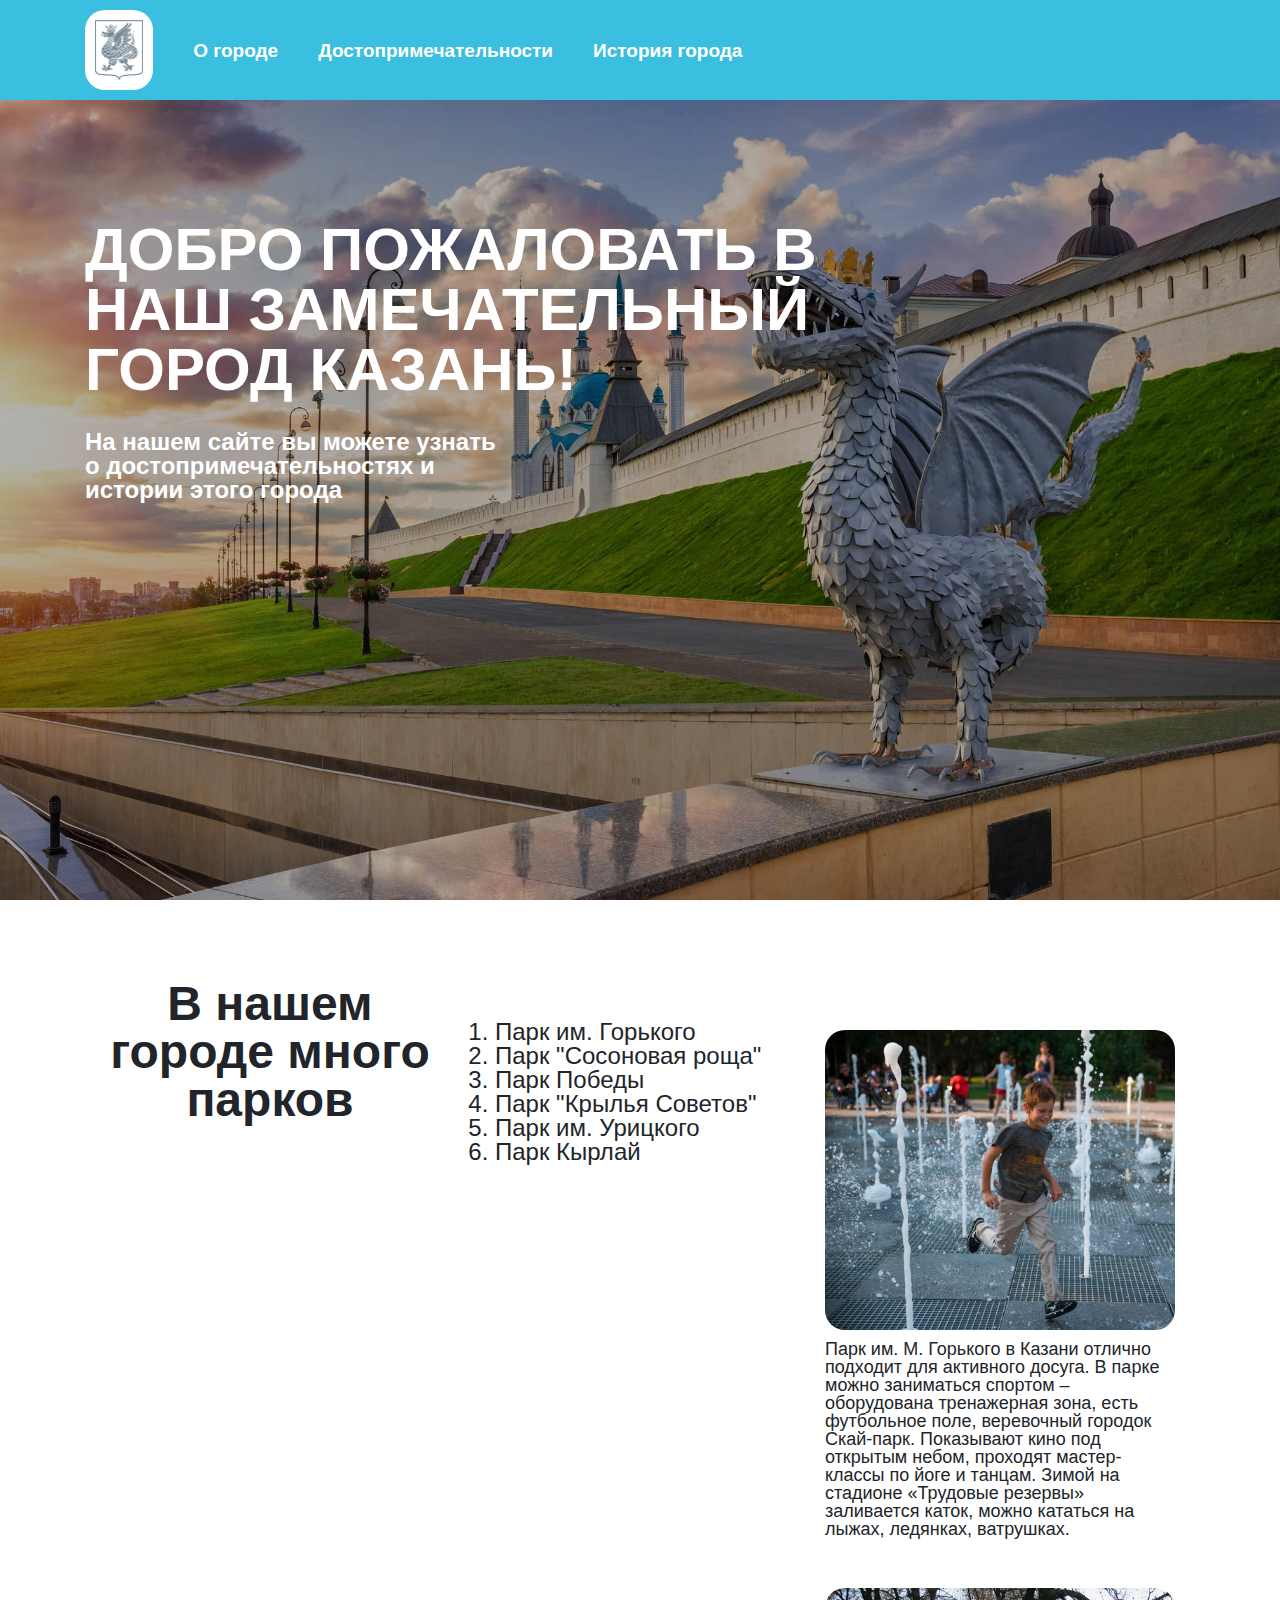
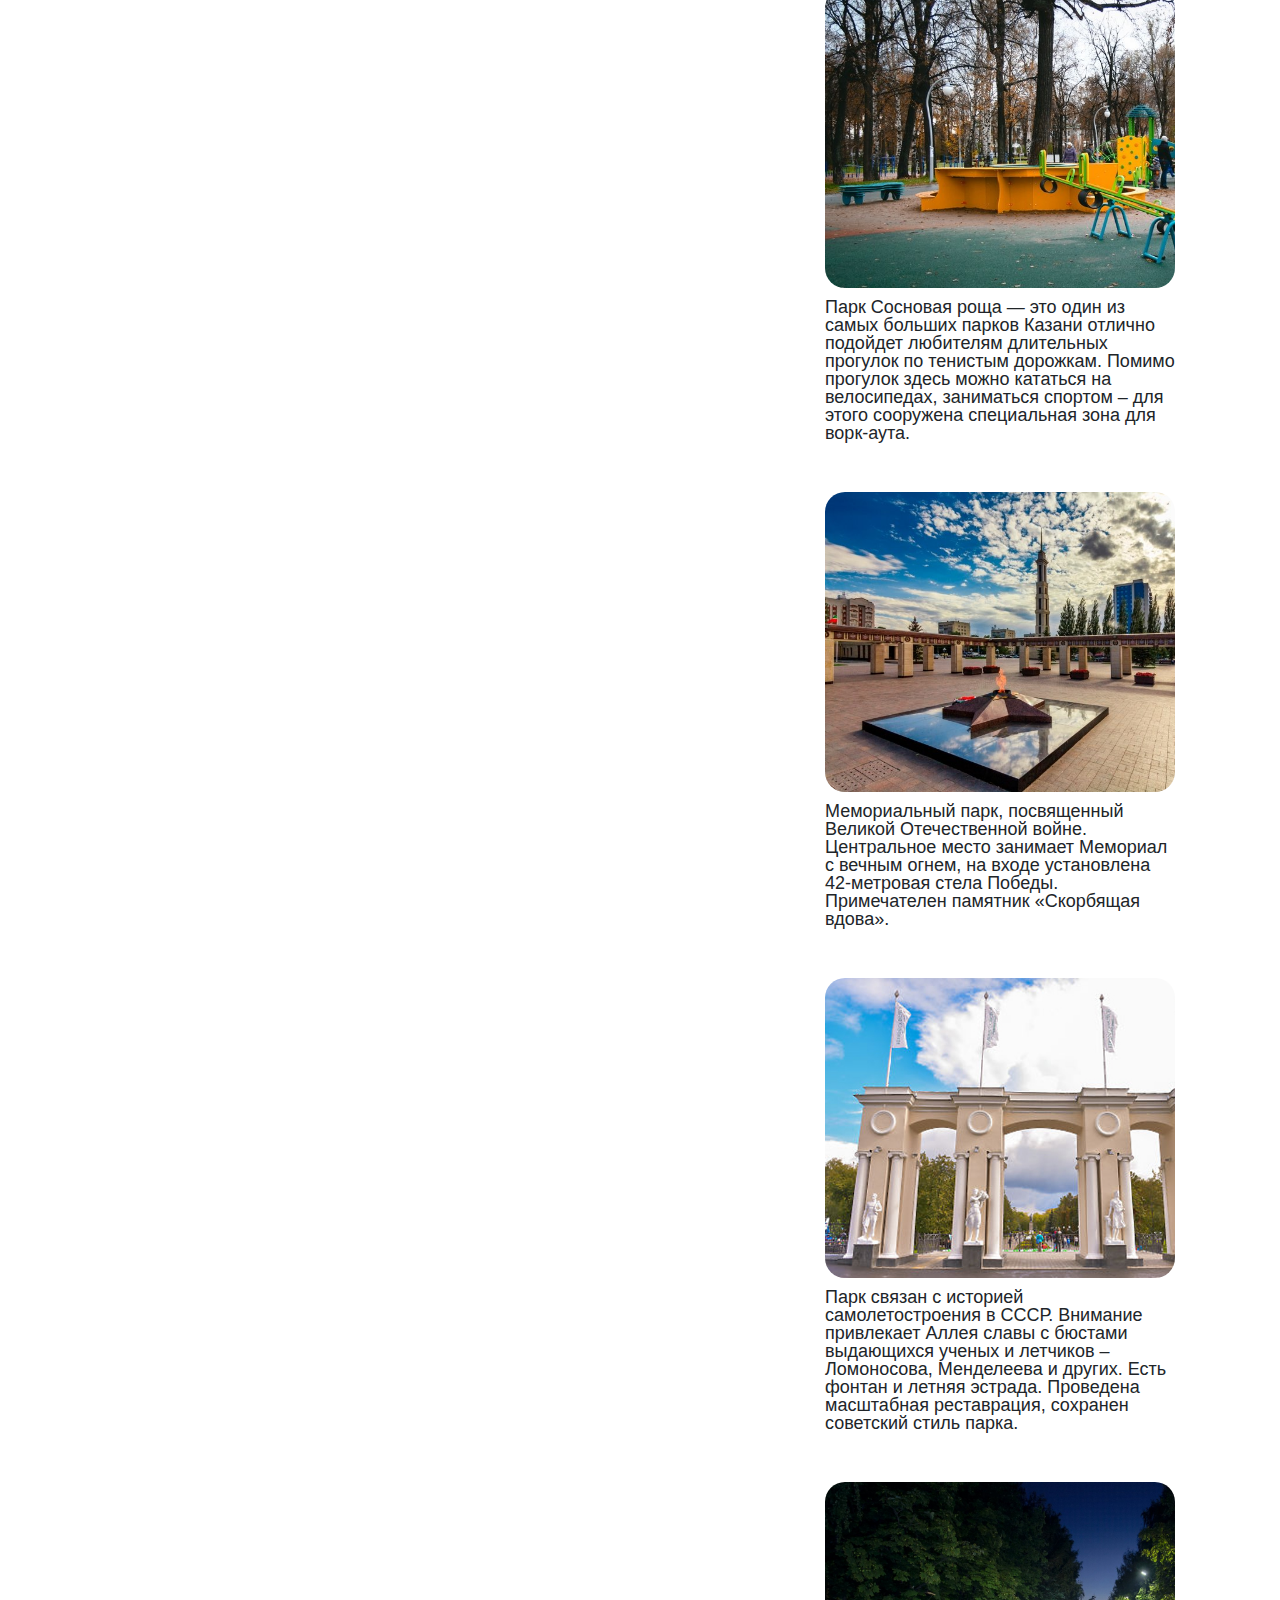
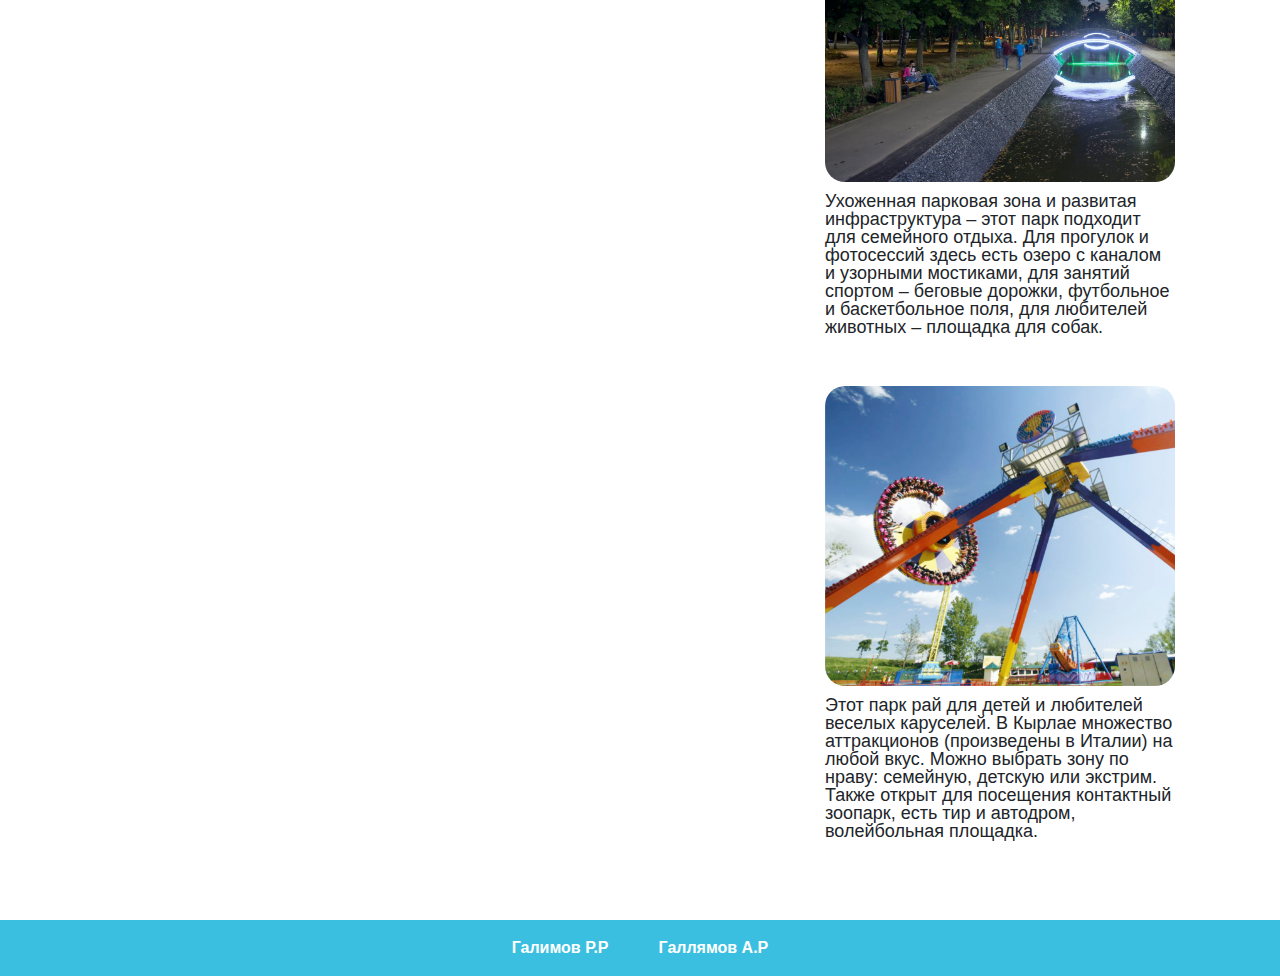
<file: src/index.html>
<!DOCTYPE html>
<html lang="ru">
<head>
	<meta charset="UTF-8">
	<meta name="viewport" content="width=device-width, initial-scale=1.0">
	<title>Город Казань</title>
	<link rel="stylesheet" href="css/layout.css">
	<link rel="stylesheet" href="css/style.css">
</head>
<body>
	<header>
		<div class="container">
			<div class="header__inner">
				<div class="logo">
					<img src="img/botlogo.png" alt="">
				</div>
				<nav>
					<ul>
						<li><a href="index.html">О городе</a></li>
						<li><a href="attraction.html">Достопримечательности</a></li>
						<li><a href="history.html">История города</a></li>
					</ul>
				</nav>
			</div>
		</div>
	</header>
	<section class="intro">
		<div class="container">
			<div class="intro__inner">
				<div class="intro-title">Добро пожаловать в наш замечательный город Казань!</div>
				<div class="intro-subtitlee">На нашем сайте вы можете узнать о достопримечательностях и истории этого города</div>
			</div>
		</div>
	</section>
	<section class="parks">
		<div class="container">
			<div class="parks__inner">
				<div class="parks-title">В нашем городе много парков</div>
				<ol class="parks-list">
					<li>Парк им. Горького</li>
					<li>Парк "Сосоновая роща"</li>
					<li>Парк Победы</li>
					<li>Парк "Крылья Советов"</li>
					<li>Парк им. Урицкого</li>
					<li>Парк Кырлай</li>
				</ol>
				<div class="park-items">
					<div class="park-item">
						<div class="park-img">
							<img src="img/park-1.jpg" alt="">
						</div>
						<div class="park-desc">Парк им. М. Горького в Казани отлично подходит для активного досуга. В парке можно заниматься спортом – оборудована тренажерная зона, есть футбольное поле, веревочный городок Скай-парк. Показывают кино под открытым небом, проходят мастер-классы по йоге и танцам. Зимой на стадионе «Трудовые резервы» заливается каток, можно кататься на лыжах, ледянках, ватрушках.</div>
					</div>
					<div class="park-item">
						<div class="park-img">
							<img src="img/park-2.jpg" alt="">
						</div>
						<div class="park-desc">Парк Сосновая роща — это один из самых больших парков Казани отлично подойдет любителям длительных прогулок по тенистым дорожкам. Помимо прогулок здесь можно кататься на велосипедах, заниматься спортом – для этого сооружена специальная зона для ворк-аута.</div>
					</div>
					<div class="park-item">
						<div class="park-img">
							<img src="img/park-3.jpg" alt="">
						</div>
						<div class="park-desc">Мемориальный парк, посвященный Великой Отечественной войне. Центральное место занимает Мемориал с вечным огнем, на входе установлена 42-метровая стела Победы. Примечателен памятник «Скорбящая вдова».</div>
					</div>
					<div class="park-item">
						<div class="park-img">
							<img src="img/park-4.jpg" alt="">
						</div>
						<div class="park-desc">Парк связан с историей самолетостроения в СССР. Внимание привлекает Аллея славы с бюстами выдающихся ученых и летчиков – Ломоносова, Менделеева и других. Есть фонтан и летняя эстрада. Проведена масштабная реставрация, сохранен советский стиль парка.</div>
					</div>
					<div class="park-item">
						<div class="park-img">
							<img src="img/park-5.jpg" alt="">
						</div>
						<div class="park-desc">Ухоженная парковая зона и развитая инфраструктура – этот парк подходит для семейного отдыха. Для прогулок и фотосессий здесь есть озеро с каналом и узорными мостиками, для занятий спортом – беговые дорожки, футбольное и баскетбольное поля, для любителей животных – площадка для собак.</div>
					</div>
					<div class="park-item">
						<div class="park-img">
							<img src="img/park-6.png" alt="">
						</div>
						<div class="park-desc">Этот парк рай для детей и любителей веселых каруселей. В Кырлае множество аттракционов (произведены в Италии) на любой вкус. Можно выбрать зону по нраву: семейную, детскую или экстрим. Также открыт для посещения контактный зоопарк, есть тир и автодром, волейбольная площадка.</div>
					</div>
				</div>
			</div>
		</div>
	</section>
	<footer>
		<div class="container">
			<div class="flex">
				<div>Галимов Р.Р</div>
				<div>Галлямов А.Р</div>
			</div>
		</div>
	</footer>
</body>
</html>
</file>
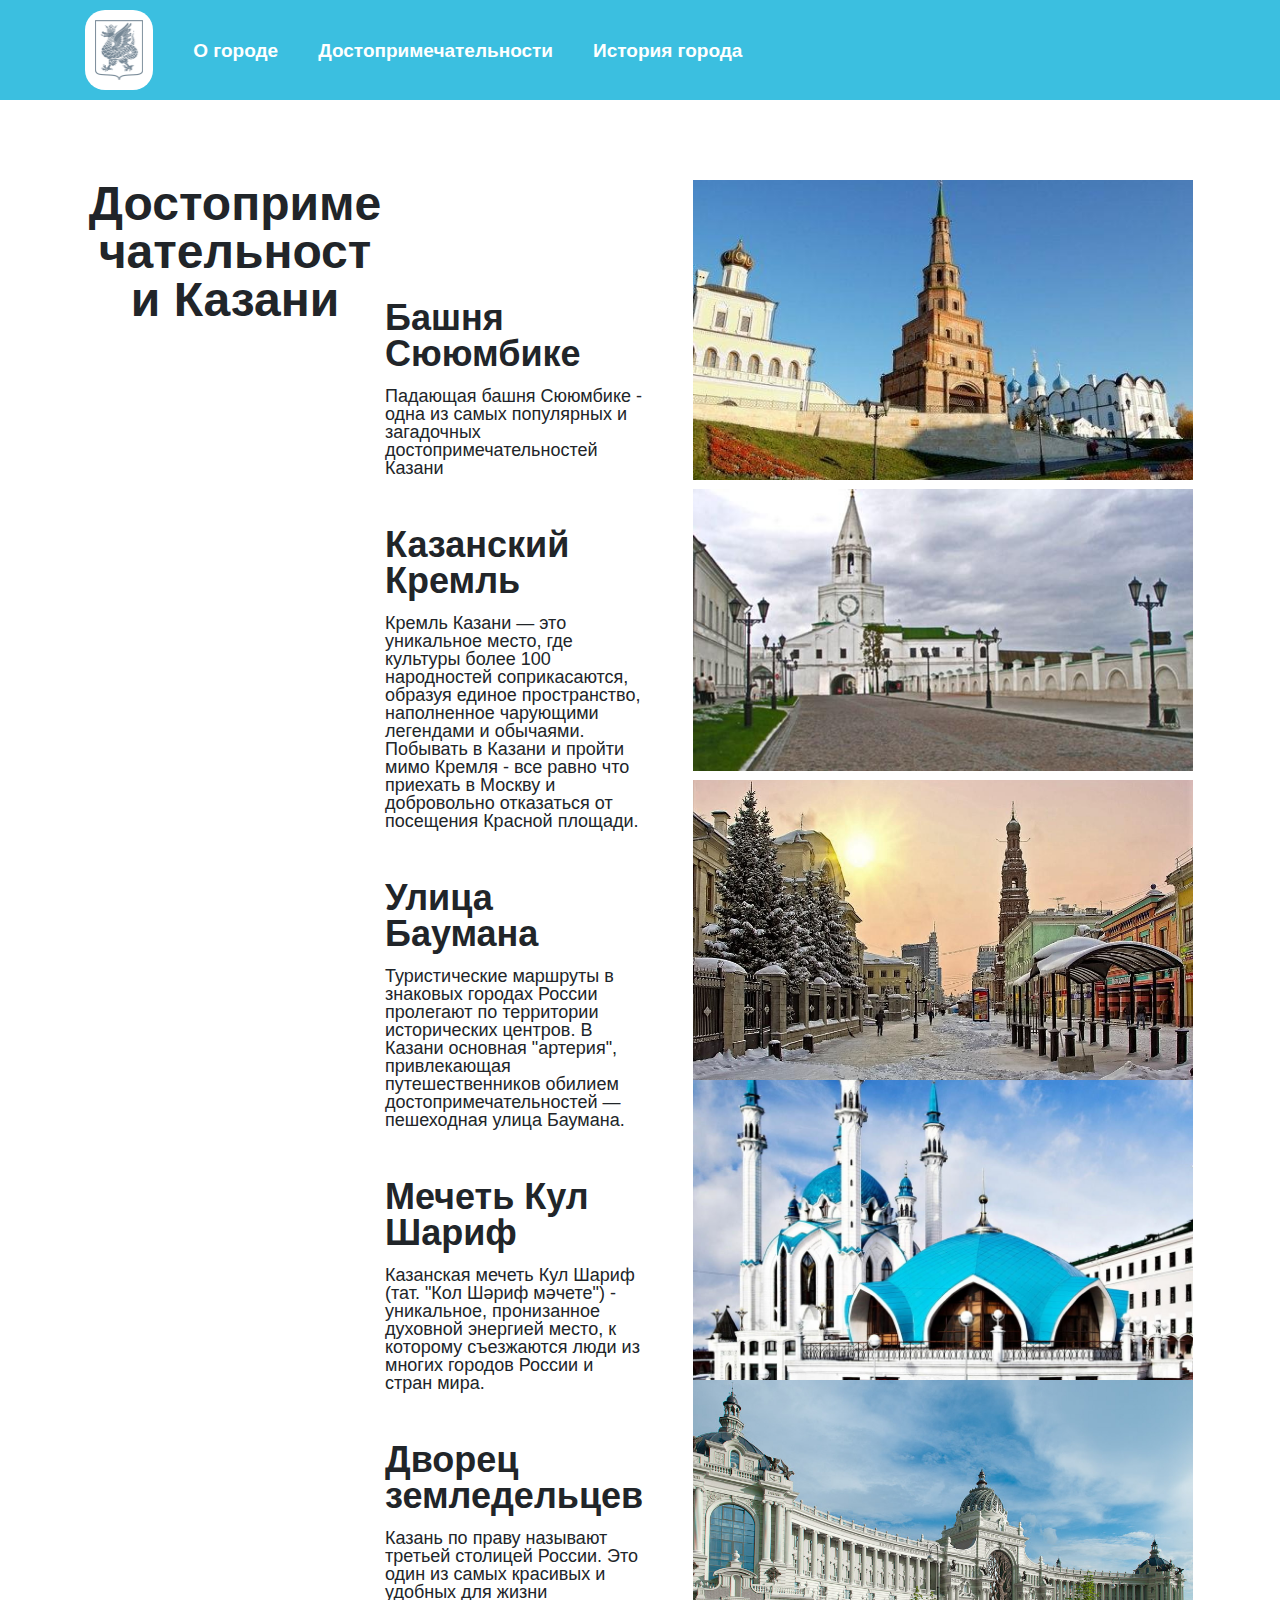
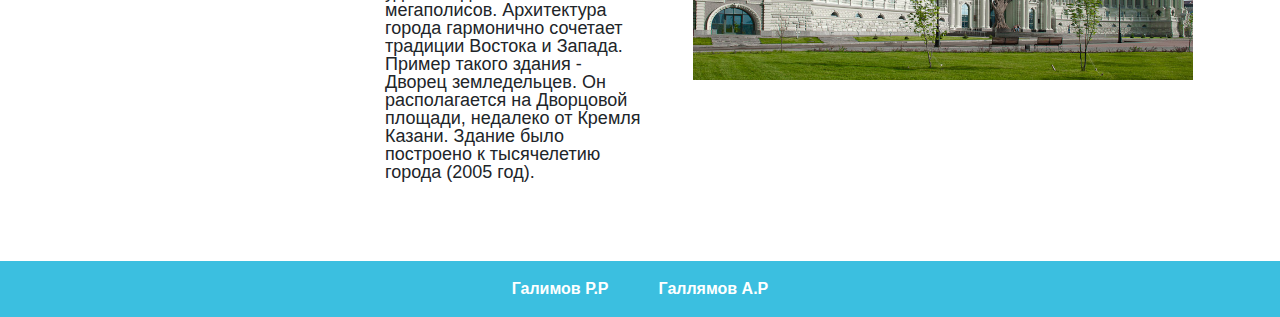
<file: src/attraction.html>
<!DOCTYPE html>
<html lang="ru">
<head>
	<meta charset="UTF-8">
	<meta name="viewport" content="width=device-width, initial-scale=1.0">
	<title>Достопримечательности</title>
	<link rel="stylesheet" href="css/layout.css">
	<link rel="stylesheet" href="css/style.css">
</head>
<body>
	<header>
		<div class="container">
			<div class="header__inner">
				<div class="logo">
					<img src="img/botlogo.png" alt="">
				</div>
				<nav>
					<ul>
						<li><a href="index.html">О городе</a></li>
						<li><a href="attraction.html">Достопримечательности</a></li>
						<li><a href="history.html">История города</a></li>
					</ul>
				</nav>
			</div>
		</div>
	</header>
    <section class="attrs">
        <div class="container">
            <div class="attrs__inner">
                <div class="atrrs-title">Достопримечательности Казани</div>
                <div class="atr-items"> 
                    <div class="atr-item">
                        <div class="atr-content">
                            <div class="atr-name">Башня Сююмбике</div>
                            <div class="atr-desc">Падающая башня Сююмбике - одна из самых популярных и загадочных достопримечательноcтей Казани</div>
                        </div>
                       
                    </div>
                    <div class="atr-item">
                        <div class="atr-content">
                            <div class="atr-name">Казанский Кремль</div>
                            <div class="atr-desc">Кремль Казани — это уникальное место, где культуры более 100 народностей соприкасаются, образуя единое пространство, наполненное чарующими легендами и обычаями. Побывать в Казани и пройти мимо Кремля - все равно что приехать в Москву и добровольно отказаться от посещения Красной площади. </div>
                        </div>
                       
                    </div>
                    <div class="atr-item">
                        <div class="atr-content">
                            <div class="atr-name">Улица Баумана</div>
                            <div class="atr-desc">Туристические маршруты в знаковых городах России пролегают по территории исторических центров. В Казани основная "артерия", привлекающая путешественников обилием достопримечательностей — пешеходная улица Баумана.</div>
                        </div>
                        
                    </div>
                    <div class="atr-item">
                        <div class="atr-content">
                            <div class="atr-name">Мечеть Кул Шариф</div>
                            <div class="atr-desc">Казанская мечеть Кул Шариф (тат. "Кол Шәриф мәчете") - уникальное, пронизанное духовной энергией место, к которому съезжаются люди из многих городов России и стран мира.</div>
                        </div>
                        
                    </div>
                    <div class="atr-item">
                        <div class="atr-content">
                            <div class="atr-name">Дворец земледельцев</div>
                            <div class="atr-desc">Казань по праву называют третьей столицей России. Это один из самых красивых и удобных для жизни мегаполисов. Архитектура города гармонично сочетает традиции Востока и Запада. Пример такого здания - Дворец земледельцев. Он располагается на Дворцовой площади, недалеко от Кремля Казани. Здание было построено к тысячелетию города (2005 год).</div>
                        </div>
                       
                    </div>
                </div>
                <div>
                    <div class="atr-img"><img src="img/atr-1.jpg" alt=""></div>
                    <div class="atr-img"><img src="img/atr-2.jpg" alt=""></div>
                    <div class="atr-img"><img src="img/atr-3.jpg" alt=""></div>
                    <div class="atr-img"><img src="img/atr-4.jpg" alt=""></div>
                    <div class="atr-img"><img src="img/atr-5.jpg" alt=""></div>
                </div>
            </div>
        </div>
    </section>
    <footer>
		<div class="container">
			<div class="flex">
				<div>Галимов Р.Р</div>
				<div>Галлямов А.Р</div>
			</div>
		</div>
	</footer>
</body>
</html>
</file>
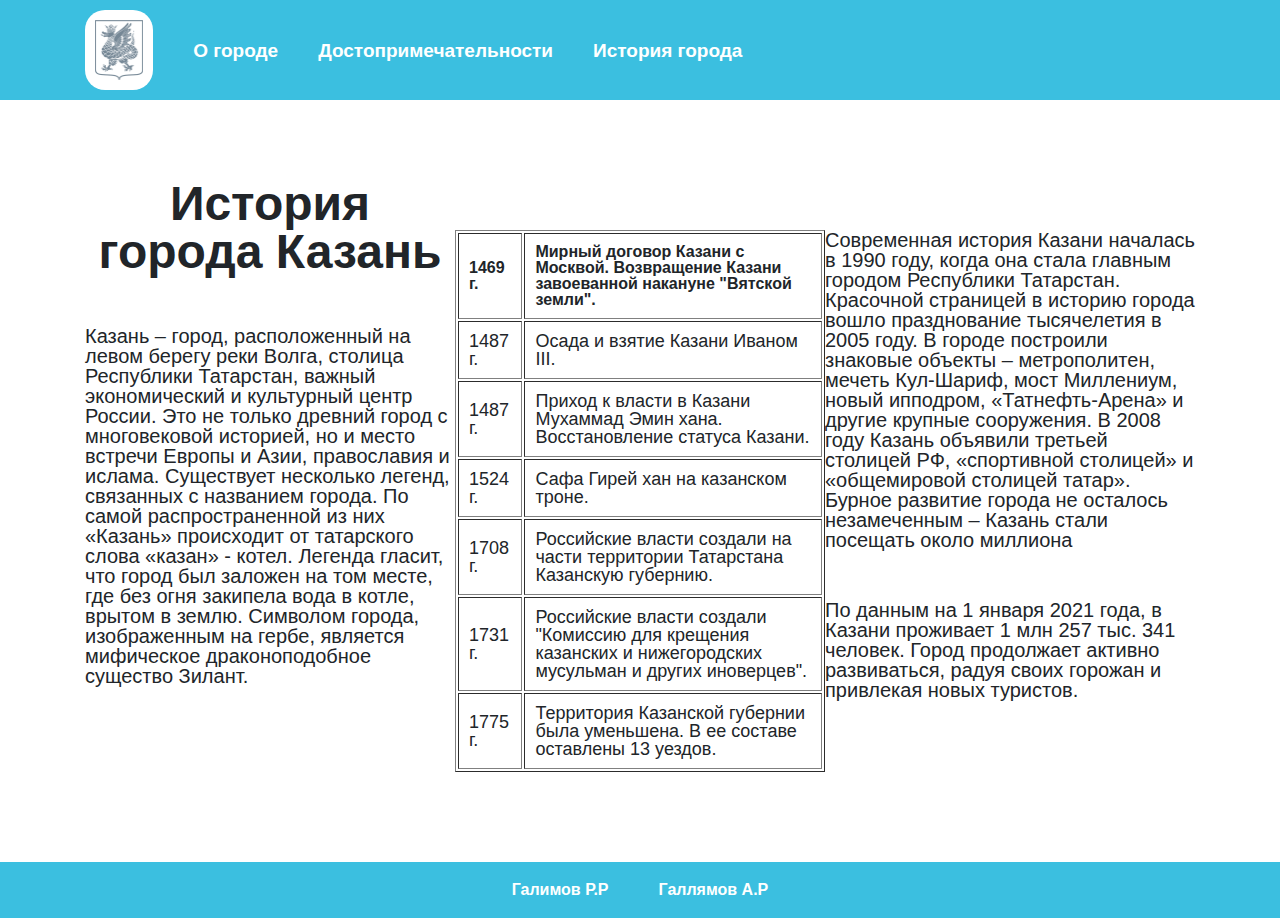
<file: src/history.html>
<!DOCTYPE html>
<html lang="ru">
<head>
	<meta charset="UTF-8">
	<meta name="viewport" content="width=device-width, initial-scale=1.0">
	<title>История Казани</title>
	<link rel="stylesheet" href="css/layout.css">
	<link rel="stylesheet" href="css/style.css">
</head>
<body>
	<header>
		<div class="container">
			<div class="header__inner">
				<div class="logo">
					<img src="img/botlogo.png" alt="">
				</div>
				<nav>
					<ul>
						<li><a href="index.html">О городе</a></li>
						<li><a href="attraction.html">Достопримечательности</a></li>
						<li><a href="history.html">История города</a></li>
					</ul>
				</nav>
			</div>
		</div>
	</header>
	<section class="history">
        <div class="container">
            <div class="history__inner">
                <div>
                  <div class="history-title"> История города Казань</div>
                  <div class="history-text">
                      Казань – город, расположенный на левом берегу реки Волга, столица Республики Татарстан, важный экономический и культурный центр России. Это не только древний город с многовековой историей, но и место встречи Европы и Азии, православия и ислама.
                      Существует несколько легенд, связанных с названием города. По самой распространенной из них «Казань» происходит от татарского слова «казан» - котел. Легенда гласит, что город был заложен на том месте, где без огня закипела вода в котле, врытом в землю. Символом города, изображенным на гербе, является мифическое драконоподобное существо Зилант.
                  </div>
                </div>
                <div>
                  <table border="1" width="100%" cellpadding="10">
                    <tr>
                     <th>1469 г.</th>
                     <th>Мирный договор Казани с Москвой. Возвращение Казани завоеванной накануне "Вятской земли".</th>
                    </tr>
                    <tr>
                     <td>1487 г.</td>
                     <td>Осада и взятие Казани Иваном III.</td>
                   </tr>
                   <tr>
                    <td>1487 г.</td>
                    <td>Приход к власти в Казани Мухаммад Эмин хана. Восстановление статуса Казани.</td>
                  </tr>
                  <tr>
                    <td>1524 г.</td>
                    <td> Сафа Гирей хан на казанском троне.</td>
                  </tr>
                  <tr>
                    <td>1708 г.</td>
                    <td>Российские власти создали на части территории Татарстана Казанскую губернию.</td>
                  </tr>
                  <tr>
                    <td>1731 г.</td>
                    <td>Российские власти создали "Комиссию для крещения казанских и нижегородских мусульман и других иноверцев".</td>
                  </tr>
                  <tr>
                    <td>1775 г.</td>
                    <td>Территория Казанской губернии была уменьшена. В ее составе оставлены 13 уездов.</td>
                  </tr>
                  </table>
                </div>
                <div>
                  <div class="history-text">
                    Современная история Казани началась в 1990 году, когда она стала главным городом Республики Татарстан. Красочной страницей в историю города вошло празднование тысячелетия в 2005 году. В городе построили знаковые объекты – метрополитен, мечеть Кул-Шариф, мост Миллениум, новый ипподром, «Татнефть-Арена» и другие крупные сооружения. В 2008 году Казань объявили третьей столицей РФ, «спортивной столицей» и «общемировой столицей татар». Бурное развитие города не осталось незамеченным – Казань стали посещать около миллиона
                  </div>
                  <div class="history-text">
                      По данным на 1 января 2021 года, в Казани проживает 1 млн 257 тыс. 341 человек. Город продолжает активно развиваться, радуя своих горожан и привлекая новых туристов.
                  </div>
                </div>
            </div>
        </div>
    </section>
    <footer>
      <div class="container">
        <div class="flex">
          <div>Галимов Р.Р</div>
          <div>Галлямов А.Р</div>
        </div>
      </div>
    </footer>
</body>
</html>
</file>
<file: src/css/layout.css>
*,::after,::before{box-sizing:border-box}html{font-family:sans-serif;line-height:1.15;-webkit-text-size-adjust:100%;-webkit-tap-highlight-color:transparent}article,aside,figcaption,figure,footer,header,hgroup,main,nav,section{display:block}body{margin:0;font-family:-apple-system,BlinkMacSystemFont,"Segoe UI",Roboto,"Helvetica Neue",Arial,"Noto Sans",sans-serif,"Apple Color Emoji","Segoe UI Emoji","Segoe UI Symbol","Noto Color Emoji";font-size:1rem;font-weight:400;line-height:1.5;color:#212529;text-align:left;background-color:#fff}[tabindex="-1"]:focus:not(:focus-visible){outline:0!important}h1,h2,h3,h4,h5,h6{margin-top:0;margin-bottom:.5rem}p{margin-top:0;margin-bottom:1rem}abbr[data-original-title],abbr[title]{text-decoration:underline;-webkit-text-decoration:underline dotted;text-decoration:underline dotted;cursor:help;border-bottom:0;-webkit-text-decoration-skip-ink:none;text-decoration-skip-ink:none}a{color:#007bff;text-decoration:none;background-color:transparent}a:hover{color:#0056b3;text-decoration:underline}a:not([href]){color:inherit;text-decoration:none}a:not([href]):hover{color:inherit;text-decoration:none}img{vertical-align:middle;border-style:none}svg{overflow:hidden;vertical-align:middle}label{display:inline-block;margin-bottom:.5rem}button{border-radius:0}button:focus{outline:1px dotted;outline:5px auto -webkit-focus-ring-color}button,input,optgroup,select,textarea{margin:0;font-family:inherit;font-size:inherit;line-height:inherit}button,input{overflow:visible}button,select{text-transform:none}[type=button],[type=reset],[type=submit],button{-webkit-appearance:button}[type=button]:not(:disabled),[type=reset]:not(:disabled),[type=submit]:not(:disabled),button:not(:disabled){cursor:pointer}[type=button]::-moz-focus-inner,[type=reset]::-moz-focus-inner,[type=submit]::-moz-focus-inner,button::-moz-focus-inner{padding:0;border-style:none}input[type=checkbox],input[type=radio]{box-sizing:border-box;padding:0}input[type=date],input[type=datetime-local],input[type=month],input[type=time]{-webkit-appearance:listbox}textarea{overflow:auto;resize:vertical}[type=number]::-webkit-inner-spin-button,[type=number]::-webkit-outer-spin-button{height:auto}[type=search]{outline-offset:-2px;-webkit-appearance:none}[type=search]::-webkit-search-decoration{-webkit-appearance:none}::-webkit-file-upload-button{font:inherit;-webkit-appearance:button}[hidden]{display:none!important}.h1,.h2,.h3,.h4,.h5,.h6,h1,h2,h3,h4,h5,h6{margin-bottom:.5rem;font-weight:500;line-height:1.2}.h1,h1{font-size:2.5rem}.h2,h2{font-size:2rem}.h3,h3{font-size:1.75rem}.h4,h4{font-size:1.5rem}.h5,h5{font-size:1.25rem}.h6,h6{font-size:1rem}.container{width:100%;padding-right:15px;padding-left:15px;margin-right:auto;margin-left:auto}@media(min-width:576px){.container{max-width:540px}}@media(min-width:768px){.container{max-width:720px}}@media(min-width:992px){.container{max-width:960px}}@media(min-width:1200px){.container{max-width:1140px}}.container-fluid,.container-lg,.container-md,.container-sm,.container-xl{width:100%;padding-right:20px;padding-left:20px;margin-right:auto;margin-left:auto}@media(min-width:576px){.container,.container-sm{max-width:540px}}@media(min-width:768px){.container,.container-md,.container-sm{max-width:720px}}@media(min-width:992px){.container,.container-lg,.container-md,.container-sm{max-width:960px}}@media(min-width:1200px){.container,.container-lg,.container-md,.container-sm,.container-xl{max-width:1140px}}.row{display:-ms-flexbox;display:flex;-ms-flex-wrap:wrap;flex-wrap:wrap;margin-right:-15px;margin-left:-15px}.nav{display:-ms-flexbox;display:flex;-ms-flex-wrap:wrap;flex-wrap:wrap;padding-left:0;margin-bottom:0;list-style:none}.nav-link{display:block;padding:.5rem 1rem}.nav-link:focus,.nav-link:hover{text-decoration:none}.nav-link.disabled{color:#6c757d;pointer-events:none;cursor:default}.nav-tabs{border-bottom:1px solid #dee2e6}.nav-tabs .nav-item{margin-bottom:-1px}.nav-tabs .nav-link{border:1px solid transparent;border-top-left-radius:.25rem;border-top-right-radius:.25rem}.nav-tabs .nav-link:focus,.nav-tabs .nav-link:hover{border-color:#e9ecef #e9ecef #dee2e6}.nav-tabs .nav-link.disabled{color:#6c757d;background-color:transparent;border-color:transparent}.nav-tabs .nav-item.show .nav-link,.nav-tabs .nav-link.active{color:#495057;background-color:#fff;border-color:#dee2e6 #dee2e6 #fff}.nav-tabs .dropdown-menu{margin-top:-1px;border-top-left-radius:0;border-top-right-radius:0}.nav-pills .nav-link{border-radius:.25rem}.nav-pills .nav-link.active,.nav-pills .show>.nav-link{color:#fff;background-color:#007bff}.nav-fill .nav-item{-ms-flex:1 1 auto;flex:1 1 auto;text-align:center}.nav-justified .nav-item{-ms-flex-preferred-size:0;flex-basis:0;-ms-flex-positive:1;flex-grow:1;text-align:center}.tab-content>.tab-pane{display:none}.tab-content>.active{display:block}.navbar{position:relative;display:-ms-flexbox;display:flex;-ms-flex-wrap:wrap;flex-wrap:wrap;-ms-flex-align:center;align-items:center;-ms-flex-pack:justify;justify-content:space-between;padding:.5rem 1rem}.navbar .container,.navbar .container-fluid,.navbar .container-lg,.navbar .container-md,.navbar .container-sm,.navbar .container-xl{display:-ms-flexbox;display:flex;-ms-flex-wrap:wrap;flex-wrap:wrap;-ms-flex-align:center;align-items:center;-ms-flex-pack:justify;justify-content:space-between}.card{position:relative;display:-ms-flexbox;display:flex;-ms-flex-direction:column;flex-direction:column;min-width:0;word-wrap:break-word;background-color:#fff;background-clip:border-box;border:1px solid rgba(0,0,0,.125);border-radius:.25rem}.card-title{margin-bottom:.75rem}.card-subtitle{margin-top:-.375rem;margin-bottom:0}.card-text:last-child{margin-bottom:0}.card-link:hover{text-decoration:none}.card-link+.card-link{margin-left:1.25rem}.card-header{padding:.75rem 1.25rem;margin-bottom:0;background-color:rgba(0,0,0,.03);border-bottom:1px solid rgba(0,0,0,.125)}.card-header:first-child{border-radius:calc(.25rem - 1px) calc(.25rem - 1px) 0 0}.card-header+.list-group .list-group-item:first-child{border-top:0}
</file>
<file: src/css/style.css>
body {
  margin: 0;
  padding: 0;
  line-height: 1; }

* {
  -webkit-box-sizing: border-box;
          box-sizing: border-box; }

a {
  text-decoration: none;
  -webkit-transition: .2s;
  -o-transition: .2s;
  transition: .2s; }

.intro {
  background-position: center;
  background-repeat: no-repeat;
  background-size: cover; }

button {
  border: none;
  -webkit-transition: .2s;
  -o-transition: .2s;
  transition: .2s; }

header {
  padding: 10px 0;
  background-color: #3BBFE0; }

.header__inner {
  display: -webkit-box;
  display: -webkit-flex;
  display: -ms-flexbox;
  display: flex;
  -webkit-box-align: center;
  -webkit-align-items: center;
      -ms-flex-align: center;
          align-items: center; }
  .header__inner ul {
    list-style: none;
    display: -webkit-box;
    display: -webkit-flex;
    display: -ms-flexbox;
    display: flex;
    -webkit-column-gap: 40px;
       -moz-column-gap: 40px;
            column-gap: 40px; }
  .header__inner a {
    font-size: 19px;
    font-weight: 600;
    color: #fff; }

.logo {
  background-color: #fff;
  padding: 10px;
  border-radius: 20px;
  display: -webkit-box;
  display: -webkit-flex;
  display: -ms-flexbox;
  display: flex;
  -webkit-box-pack: center;
  -webkit-justify-content: center;
      -ms-flex-pack: center;
          justify-content: center;
  -webkit-box-align: center;
  -webkit-align-items: center;
      -ms-flex-align: center;
          align-items: center; }
  .logo img {
    height: 60px; }

.intro {
  background-image: url(../img/intro-bg.jpg);
  height: 800px;
  padding-top: 120px; }

.intro-title {
  font-size: 60px;
  color: #fff;
  font-weight: 700;
  text-transform: uppercase;
  max-width: 824px; }

.intro-subtitlee {
  color: #fff;
  margin-top: 30px;
  font-size: 24px;
  font-weight: 600;
  max-width: 424px; }

.parks {
  padding-top: 80px;
  padding-bottom: 80px; }

.parks__inner {
  display: grid;
  grid-template-columns: repeat(3, 1fr); }

.parks-title {
  font-size: 48px;
  font-weight: 700;
  text-align: center; }

.parks-list {
  margin-top: 40px; }
  .parks-list li {
    font-size: 24px; }

.park-items {
  margin-top: 50px;
  display: -webkit-box;
  display: -webkit-flex;
  display: -ms-flexbox;
  display: flex;
  -webkit-flex-wrap: wrap;
      -ms-flex-wrap: wrap;
          flex-wrap: wrap;
  -webkit-column-gap: 30px;
     -moz-column-gap: 30px;
          column-gap: 30px;
  row-gap: 50px; }

.park-item {
  width: 350px; }

.park-img {
  border-radius: 20px;
  overflow: hidden; }
  .park-img img {
    height: 300px; }

.park-desc {
  margin-top: 10px;
  font-size: 18px; }

.attrs {
  padding-top: 80px;
  padding-bottom: 80px; }

.attrs__inner {
  display: grid;
  grid-template-columns: repeat(3, 1fr); }

.atrrs-title {
  font-size: 48px;
  font-weight: 700;
  text-align: center;
  max-width: 300px;
  word-wrap: break-word; }

.atr-items {
  margin-top: 120px;
  display: -webkit-box;
  display: -webkit-flex;
  display: -ms-flexbox;
  display: flex;
  -webkit-box-orient: vertical;
  -webkit-box-direction: normal;
  -webkit-flex-direction: column;
      -ms-flex-direction: column;
          flex-direction: column;
  row-gap: 50px; }

.atr-item {
  display: -webkit-box;
  display: -webkit-flex;
  display: -ms-flexbox;
  display: flex; }

.atr-content {
  max-width: 500px; }

.atr-name {
  font-size: 36px;
  font-weight: 700; }

.atr-desc {
  margin-top: 15px;
  font-size: 18px; }

.atr-img {
  width: 600px;
  height: 300px;
  overflow: hidden;
  display: -webkit-box;
  display: -webkit-flex;
  display: -ms-flexbox;
  display: flex;
  -webkit-box-pack: center;
  -webkit-justify-content: center;
      -ms-flex-pack: center;
          justify-content: center;
  -webkit-box-align: center;
  -webkit-align-items: center;
      -ms-flex-align: center;
          align-items: center; }
  .atr-img img {
    width: 500px; }

.history {
  padding-top: 80px;
  padding-bottom: 90px; }

.history__inner {
  display: grid;
  grid-template-columns: repeat(3, 1fr); }

.history-title {
  font-size: 48px;
  font-weight: 700;
  text-align: center; }

.history-text {
  margin-top: 50px;
  font-size: 20px; }

table {
  margin-top: 50px; }

td {
  font-size: 18px; }

.flex {
  display: -webkit-box;
  display: -webkit-flex;
  display: -ms-flexbox;
  display: flex;
  -webkit-box-pack: center;
  -webkit-justify-content: center;
      -ms-flex-pack: center;
          justify-content: center;
  -webkit-column-gap: 50px;
     -moz-column-gap: 50px;
          column-gap: 50px;
  color: #fff;
  font-weight: 600; }

footer {
  background-color: #3BBFE0;
  padding: 20px 0; }
</file>
